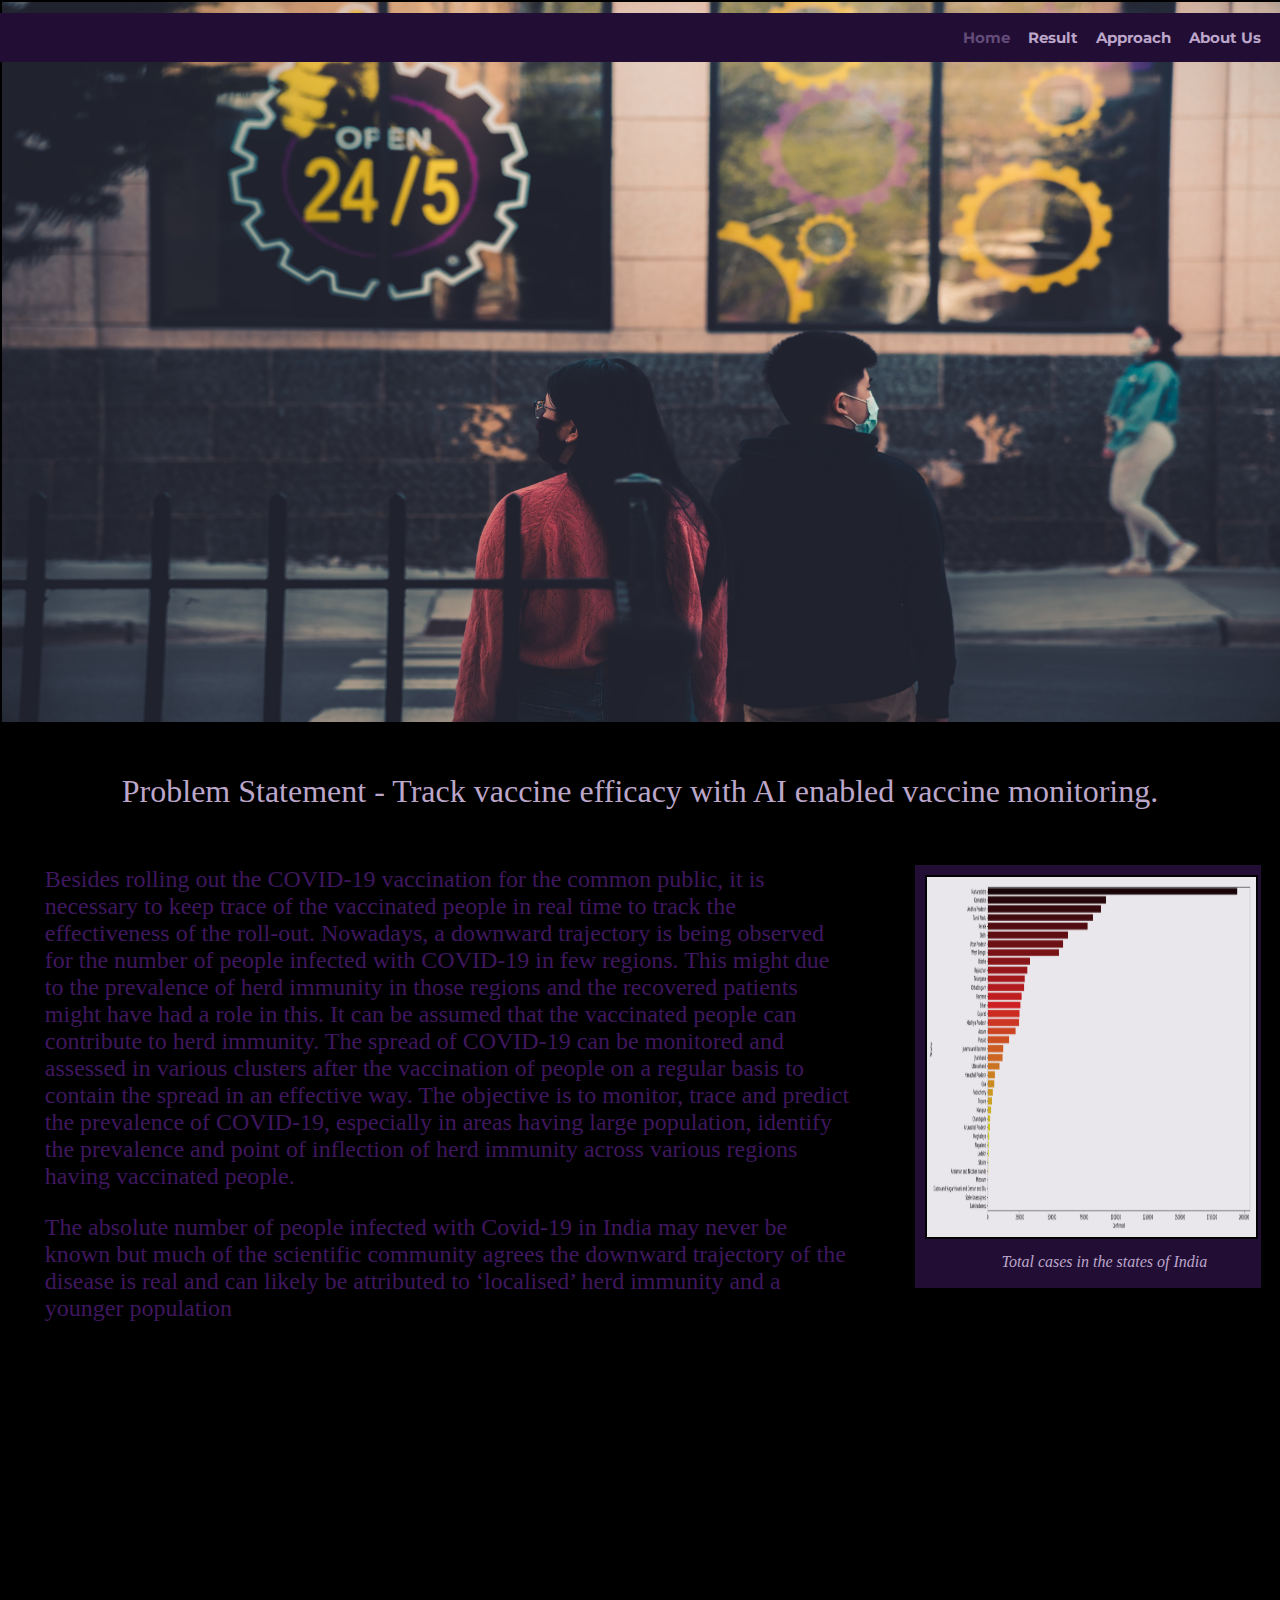
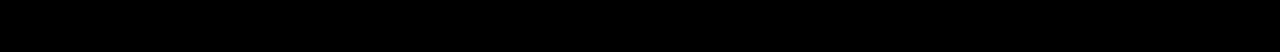
<file: index.html>
<!DOCTYPE html>
<html lang="en">
<head>
    <meta charset="UTF-8">
    <meta name="viewport" content="width=device-width, initial-scale=1.0">
    <title>Dashboard</title>
    <link rel="stylesheet" href="style.css">
    
</head>
<body>    
    <div>
        <div>
        <nav id="nav">
            <div class="container" >
            <div>
                <a class = "home" href="index.html">Home</a>
                    <a href="result.html">Result</a>
                    <a href="approach.html">Approach</a>
                    <a href="about.html">About Us</a>
            </div>
            </div>
        </nav>
        </div>
        <div>
            <div>
                <div>
                    <img src = "pics/unsplash.jpg" style="width: 100vw; height: 80vh; align-items: center; justify-content: center; margin: 0%; ">
                </div>
            <div>
                <p style = "color: rgb(188, 166, 202); text-align: center;font-size: 2rem; padding-top: 1%; align-items: center; font-family:Georgia, 'Times New Roman', Times, serif;">Problem Statement - Track vaccine efficacy with AI enabled vaccine monitoring.</p>
            </div>
            <div class = "col more">
                <div class = "r1">
                    <div style="margin-left: 5%; margin-top: 1%;">
                
                            <p style = "color:rgb(63, 23, 95); font-size: 1.5rem; text-align: left; margin-right: 5%;">Besides rolling out the COVID-19 vaccination for the common public, it is necessary to keep trace of the vaccinated people in real time to track the effectiveness of the roll-out. Nowadays, a downward trajectory is being observed for the number of people infected with COVID-19 in few regions. This might due to the prevalence of herd immunity in those regions and the recovered patients might have had a role in this. 
                                It can be assumed that the vaccinated people can contribute to herd immunity. The spread of COVID-19 can be monitored and assessed in various clusters after the vaccination of people on a regular basis to contain the spread in an effective way.
                                The objective is to monitor, trace and predict the prevalence of COVID-19, especially in areas having large population, identify the prevalence and point of inflection of herd immunity across various regions having vaccinated people.</p>
                                <p style = "color:rgb(63, 23, 95); font-size: 1.5rem; text-align: left; margin-right: 5%;">The absolute number of people infected with Covid-19 in India may never be known but much of the scientific community agrees the downward trajectory of the disease is real and can likely be attributed to ‘localised’ herd immunity and a younger population</p>
                                             
                
                    </div>
                </div>
            </div>
            <div class = "col less">
                <div class = "r" style="margin: 6% 5% 5% 5%; background-color:  rgb(34, 14, 53);"> 
                      <img src="pics/Overall_cases.png" style=" width: 95%; height: 40vh; opacity: 90%; ">
                      <par style="text-align: center; color: rgb(188, 166, 202); align-items: center; margin-left: 25%;"><i>Total cases in the states of India</i></par>
                </div>
            </div>
            </div>
        </div>
    </div>
</body>
</html>
</file>
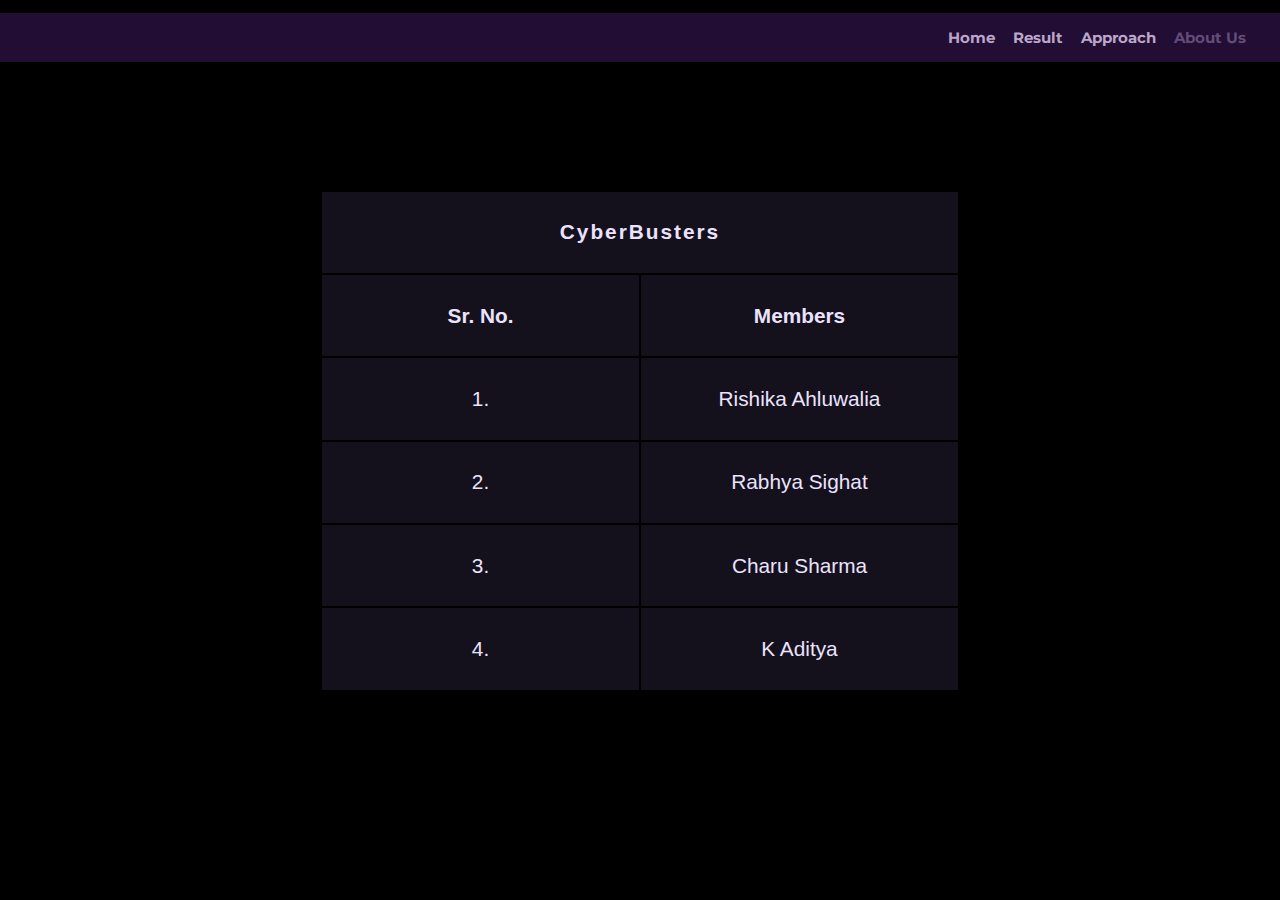
<file: about.html>
<!DOCTYPE html>
<html lang="en">
<head>
    <meta charset="UTF-8">
    <meta name="viewport" content="width=device-width, initial-scale=1.0">
    <title>Dashboard</title>
    <link rel="stylesheet" href="about.css">
</head>
<body>
    <div>
        <nav id="nav">
            <div class="container">
            <div>
                <a href="index.html">Home</a>
                <a href="result.html">Result</a>
                <a href="approach.html">Approach</a>
                <a class = "home" href="about.html">About Us</a>
            </div>
            </div>
        </nav>
    </div>
        <div>
        <!-- <p style="color: rgb(72, 30, 121); text-align: center; align-items:center; justify-content: center;font-size:  2rem; ">CyberBusters</p> -->
        </div>
    <table class="center">
        <tr>
            <th colspan="2" style="letter-spacing: 2px; font-family: 'Lucida Sans', sans-serif;">CyberBusters</th>
        </tr>
        <tr>
            <th> Sr. No.</th>
            <th>Members</th>

        </tr>
        <tr>
            <td>1.</td>
            <td>Rishika Ahluwalia</td>
        </tr>
        <tr>
            <td>2.</td>
            <td>Rabhya Sighat</td>
        </tr>
        <tr>
            <td>3.</td>
            <td>Charu Sharma</td>
        </tr>
        <tr>
            <td>4.</td>
            <td>K Aditya</td>
        </tr>
    </table>
    <!-- <p style="color: rgb(50, 20, 78); float: right; font-size: large;">-CyberBusters</p> -->
</body>
</html>
</file>
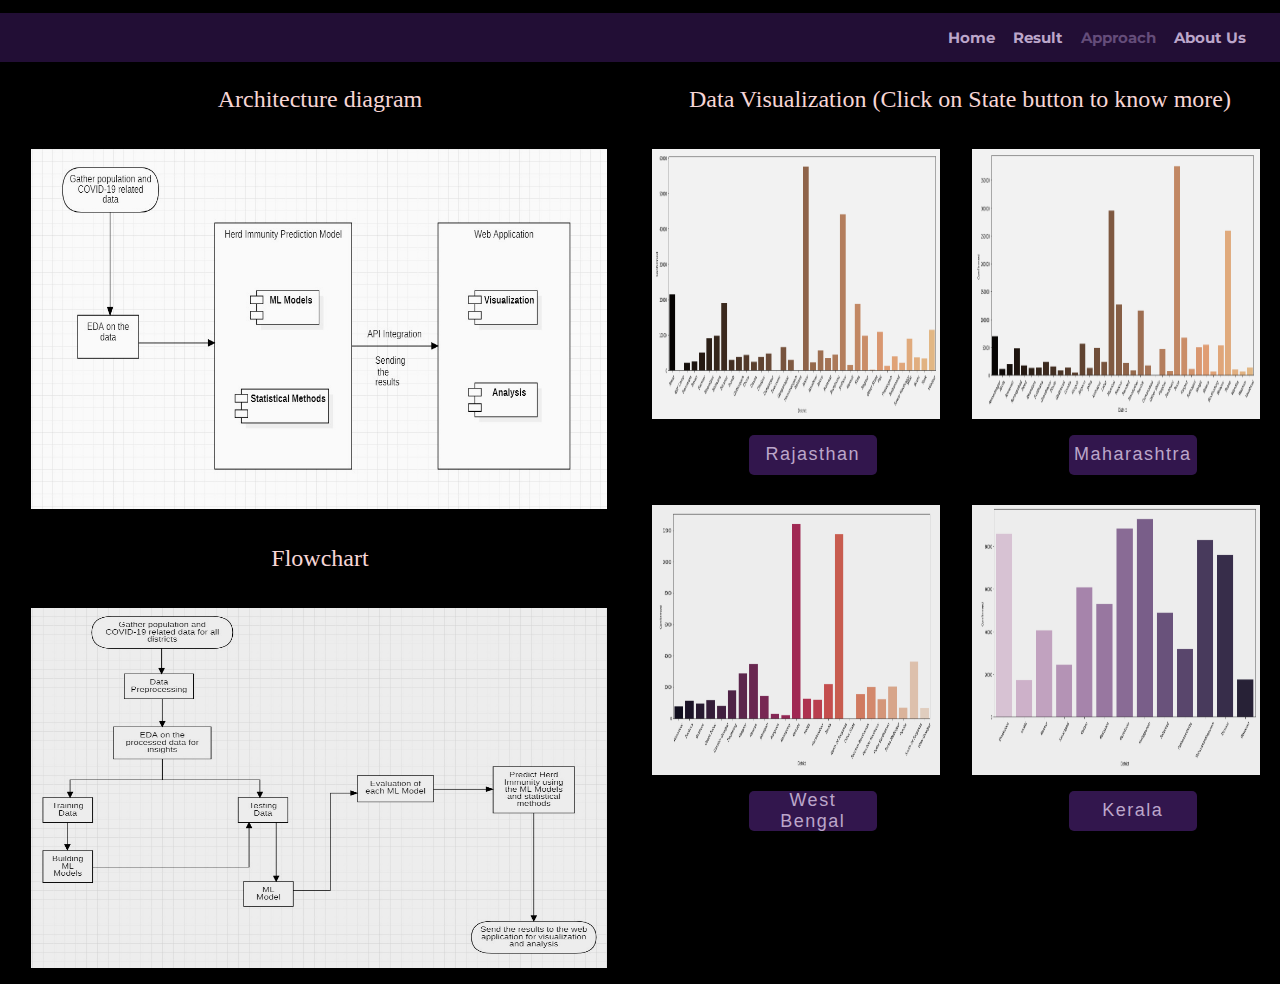
<file: approach.html>
<!DOCTYPE html>
<html lang="en">
<head>
    <meta charset="UTF-8">
    <meta name="viewport" content="width=device-width, initial-scale=1.0">
    <title>Dashboard</title>
    <link rel="stylesheet" href="approach.css">
</head>
<body>
    <div>
        <div>
        <nav id="nav">
            <div class="container">
            <div>
                <a href="index.html">Home</a>
                <a href="result.html">Result</a>
                <a class = "home"  href="approach.html">Approach</a>
                <a href="about.html">About Us</a>
            </div>
            </div>
        </nav>
        </div>
        <section>
        <div>
            <div class = "col">
                <div class = "r1">
                    <p style = "color:rgb(247, 214, 214); text-align: center;font-size: 1.5rem;">Architecture diagram</p>
                    <div class="flow"> <img src="pics/architectural.jpeg" style="height: 40vh; width: 45vw; opacity: 98%;"></div>
                </div>
                <!-- <hr style="width: 90%; outline-style: dotted;"> -->
                <div class = "r2"  >
                    <br>
                    <br>
                    <p style = "color:rgb(247, 214, 214); text-align: center;font-size: 1.5rem;">Flowchart
                   
                    </p>
                    <div class="flow"> <img src="pics/flowchart.jpeg" style="height: 40vh; width: 45vw;opacity: 93%;"></div>
                    
                </div>
            </div>
            <div class = "col">
                <div class = "r3"> 
                    <p style = "color:rgb(247, 214, 214); text-align: center; font-size: 1.5rem;">Data Visualization (Click on State button to know more)</p>
                    <!-- <p style = "color:rgb(121, 9, 9); text-align: center; font-size: 1rem;">Rajasthan - Jaipur</p> -->
                    <!-- <div class = "x1" >
                        <img src="pics/Rajasthan.png" style="height:40vh; width:95%; justify-content: center;margin-left: 20px;">
                    </div>
                    <div class = "x2" >
                        
                    </div>
                    <div class = "x3">
                        
                    </div> -->
                    <div class="outer">
                        <div class= "inner">
                            <div class = "card1">
                            <img src="pics/Rajasthan.png" style="height: 30vh; width: 90%;opacity: 95%">
                            <form class="form" method="get" action="jaipur.html">
                            <button class="buttons" onclick="get()">Rajasthan</button>
                            </form>
                            </div>
                            <div class = "card1">
                                <form class="form" method="get" action="maharashtra.html">
                            <img src="pics/Maharashtra.png" style="height: 30vh; width: 90%;opacity: 95%">
                            <button class="buttons">Maharashtra</button>
                            </form>
                            </div>
                        </div><br>
                        <div class= "inner1">
                            <div class = "card1">
                             <form class="form" method="get" action="westbengal.html">
                            <img src="pics/West Bengal.png" style="height: 30vh; width: 90%;opacity: 93%">
                            <button class="buttons"> West Bengal</button>
                            </form>
                            </div>
                            <div class = "card1">
                            <form class="form" method="get" action="kerala.html">
                            <img src="pics/Kerala.png" style="height: 30vh; width: 90%;opacity: 93%">
                            <button class="buttons">Kerala</button>
                            </form>
                            </div>
                        </div>
                    </div>
                        

                </div>
            </div>
        </div>
        </section>
    </div>
</body>
</html>
</file>
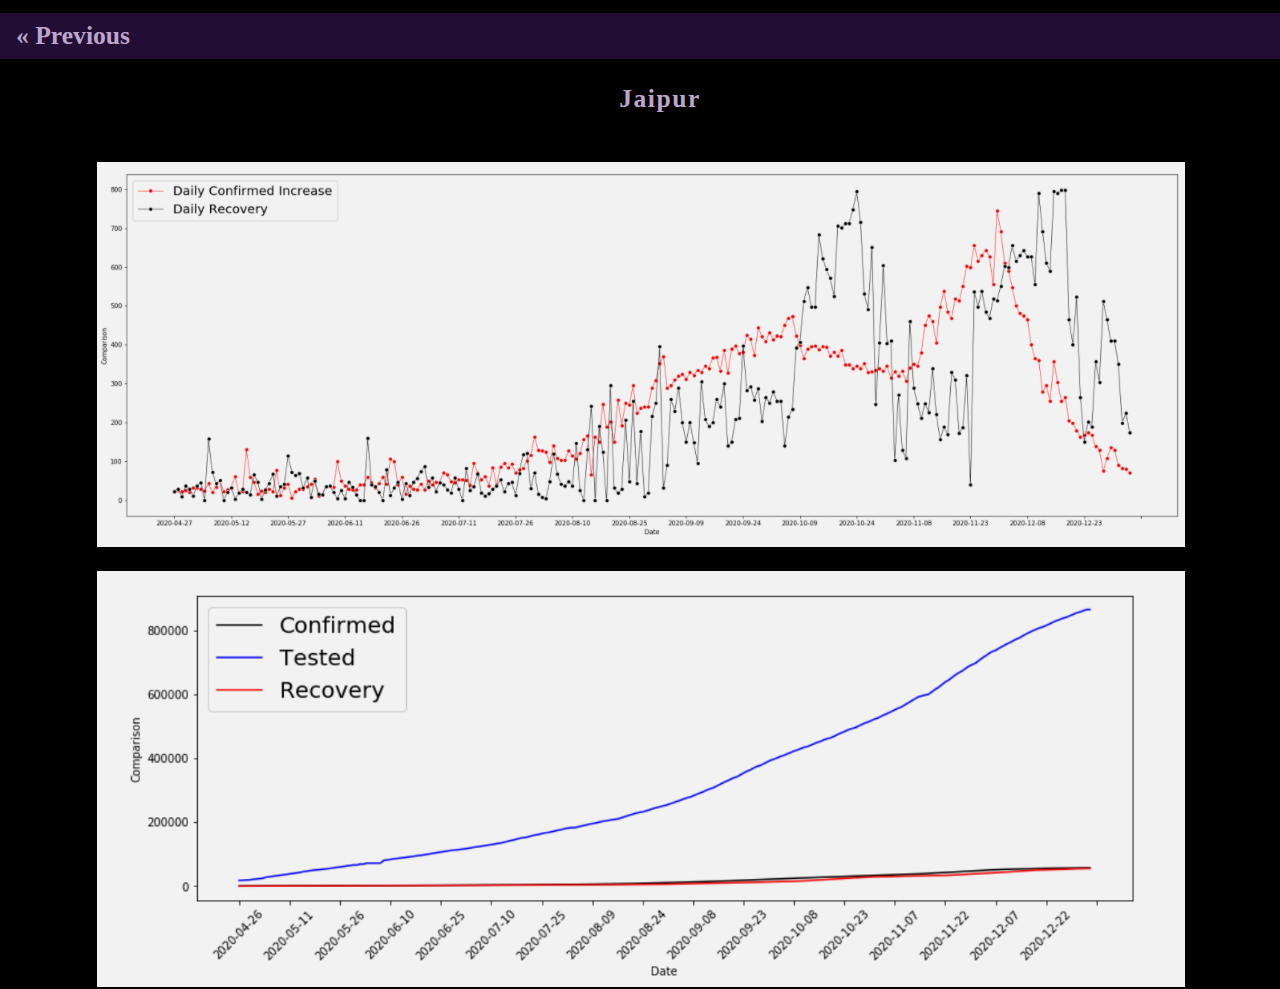
<file: jaipur.html>
<!DOCTYPE html>
<html lang="en">
<head>
    <meta charset="UTF-8">
    <meta name="viewport" content="width=device-width, initial-scale=1.0">
    <title>Jaipur stats</title>
    <link rel="stylesheet" href="jaipur.css">
    
</head>
<body>
    <nav style="background-color: rgb(34, 14, 53); margin-top: 1%;">
    <a href="approach.html" class="previous" style="font-size: 1.6rem; font-weight: bold;color: rgb(188, 166, 202);">&laquo; Previous</a>
    </nav>
    <div>
        <p style="font-size: 1.6rem; text-align: center; font-weight: bolder; letter-spacing: 1.5px;color: rgb(188, 166, 202);">Jaipur</p>
        <img src="pics/Jaipur_1.png " style="width: 85%; height: 40%;opacity: 95%">
    <img src="pics/jaipur.png" style="width: 85%; height: 40%;opacity: 95%">

        
    </div>

</body>
</html>
</file>
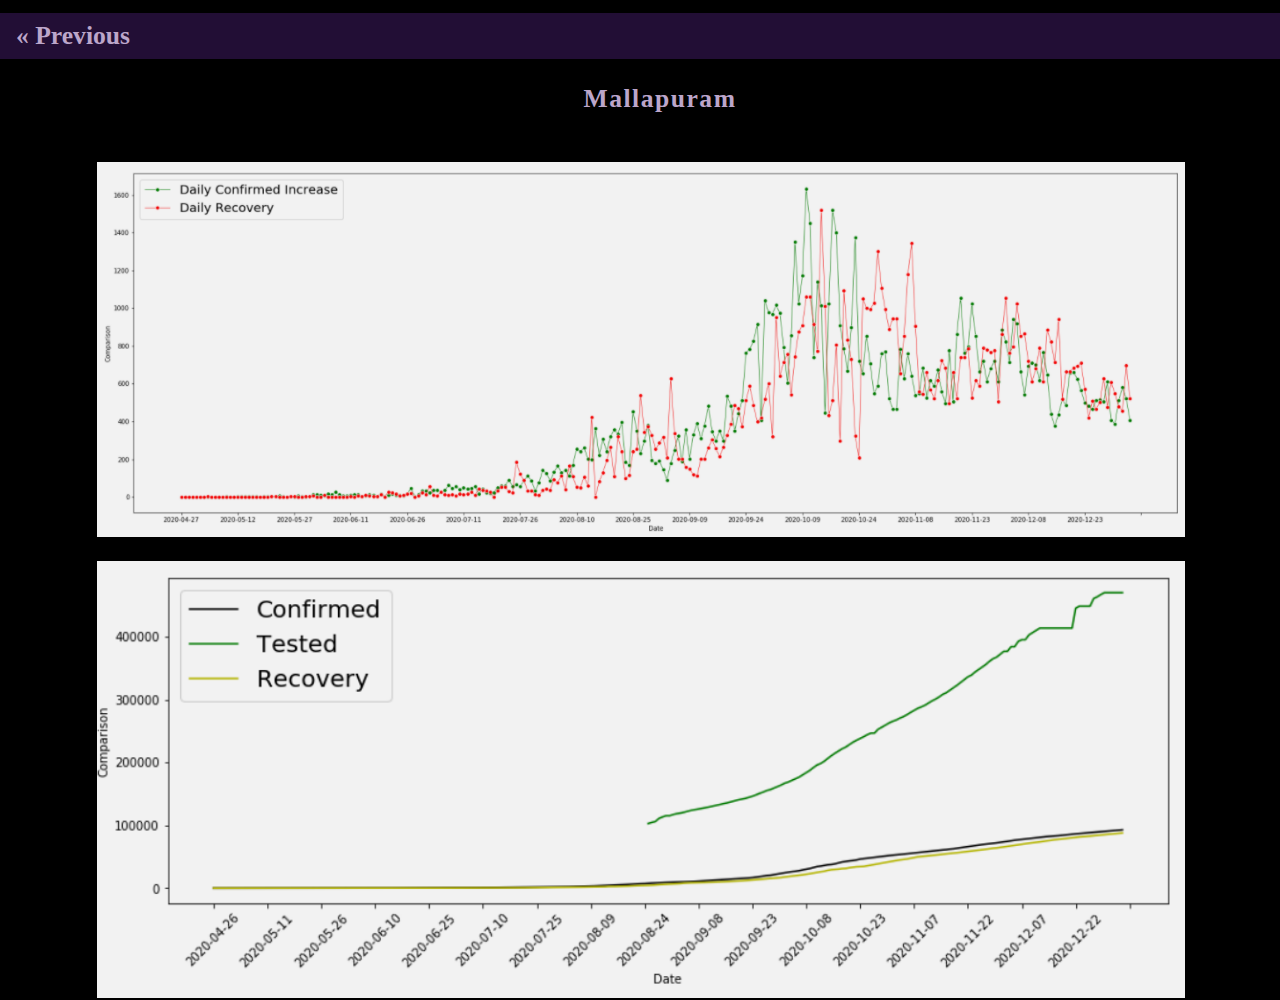
<file: kerala.html>
<!DOCTYPE html>
<html lang="en">
<head>
    <meta charset="UTF-8">
    <meta name="viewport" content="width=device-width, initial-scale=1.0">
    <title>Mallapuram stats</title>
    <link rel="stylesheet" href="kerala.css">
    
</head>
<body>
    <nav style="background-color: rgb(34, 14, 53); margin-top: 1%;">
    <a href="approach.html" class="previous" style="font-size: 1.6rem; font-weight: bold;color: rgb(188, 166, 202);">&laquo; Previous</a>
    </nav>
    <div>
        <p style="font-size: 1.6rem; text-align: center; font-weight: bolder; letter-spacing: 1.5px;color: rgb(188, 166, 202);">Mallapuram</p>
        <img src="pics/Mallapuram_kerala_1.png" style="width: 85%; height: 40%;opacity: 95%">
        <img src="pics/Mallapuram_kerala.png" style="width: 85%; height: 40%;opacity: 95%">
    

        
    </div>

</body>
</html>
</file>
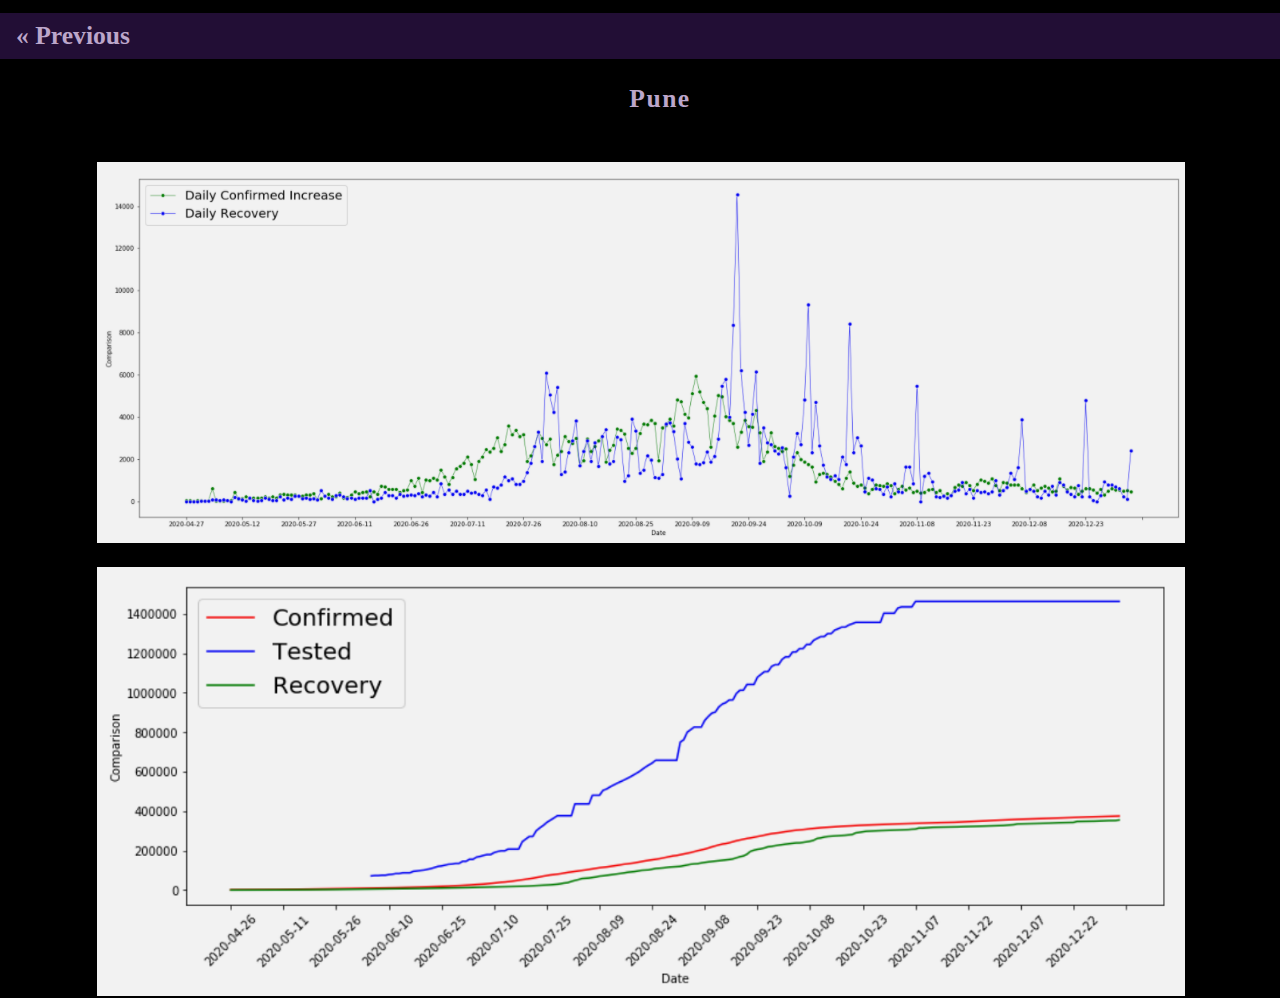
<file: maharashtra.html>
<!DOCTYPE html>
<html lang="en">
<head>
    <meta charset="UTF-8">
    <meta name="viewport" content="width=device-width, initial-scale=1.0">
    <title>Pune stats</title>
    <link rel="stylesheet" href="maharashtra.css">
    
</head>
<body>
    <nav style="background-color: rgb(34, 14, 53); margin-top: 1%;">
    <a href="approach.html" class="previous" style="font-size: 1.6rem; font-weight: bold;color: rgb(188, 166, 202);">&laquo; Previous</a>
    </nav>
    <div>
        <p style="font-size: 1.6rem; text-align: center; font-weight: bolder; letter-spacing: 1.5px;color: rgb(188, 166, 202);">Pune</p>
        <img src="pics/Pune_1.png" style="width: 85%; height: 40%;opacity: 95%">
        <img src="pics/Pune.png" style="width: 85%; height: 40%;opacity: 95%">
    

        
    </div>

</body>
</html>
</file>
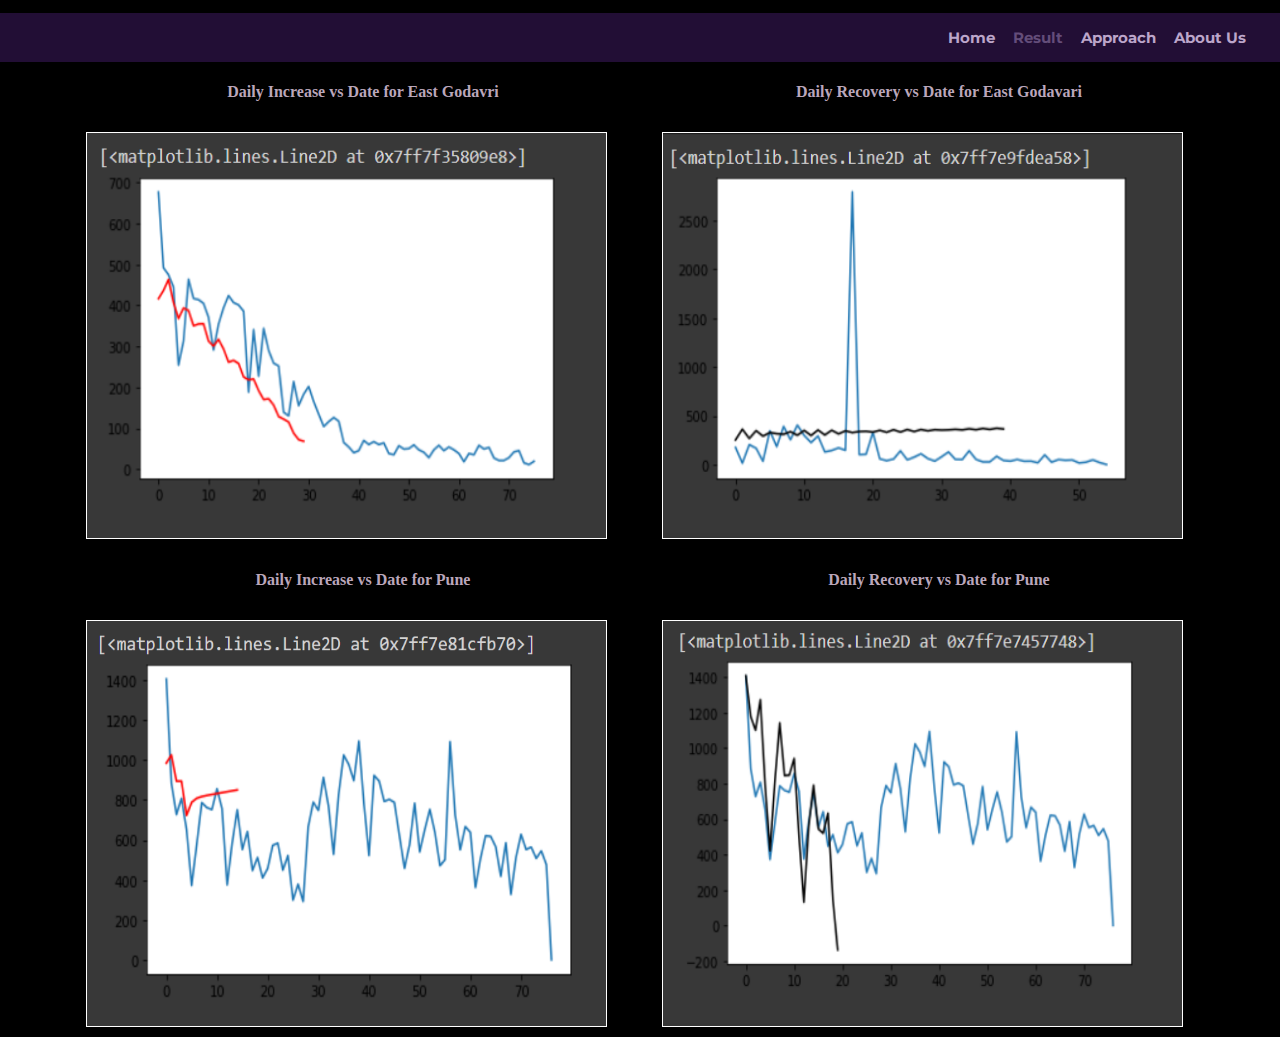
<file: result.html>
<!DOCTYPE html>
<html lang="en">
<head>
    <meta charset="UTF-8">
    <meta name="viewport" content="width=device-width, initial-scale=1.0">
    <title>Dashboard</title>
    <link rel="stylesheet" href="result.css">
</head>
<body>
    <div class="row1">
        <nav id="nav">
            <div class="container">
            <div>
                <a  href="index.html">Home</a>
                <a class = "home" href="result.html">Result</a>
                <a href="approach.html">Approach</a>
                <a href="about.html">About Us</a>
            </div>
            </div>
        </nav>
    </div>
    <div class="row2">
        <div class="outer">
            <div class= "inner">
                <div class = "card1">
                <h4>Daily Increase vs Date for East Godavri</h4>
                <img src="pics/output_east_godavari(daily-increase_vs_dates).png" style="height: 45vh; width: 90%;">
                
                </div>
                <div class = "card1">
                    <h4>Daily Recovery vs Date for East Godavari</h4>
                <img src="pics/output_east_godavari(daily-recovery_vs_date).png" style="height: 45vh; width: 90%;">
               
                </div>
            </div><br>
            <div class= "inner1">
                <div class = "card1">
                    <h4>Daily Increase vs Date for Pune</h4>
                    <img src="pics/output_pune(daily_increase_vs_date).png" style="height: 45vh; width: 90%;">
                    
                </div>
                <div class = "card1">
                    <h4>Daily Recovery vs Date for Pune</h4>
                <img src="pics/output_pune(daily-recovery_vs_date).png" style="height: 45vh; width: 90%;">
               
                   
                
                </div>
            </div>
        </div>
            

    </div>
</body>
</html>
</file>
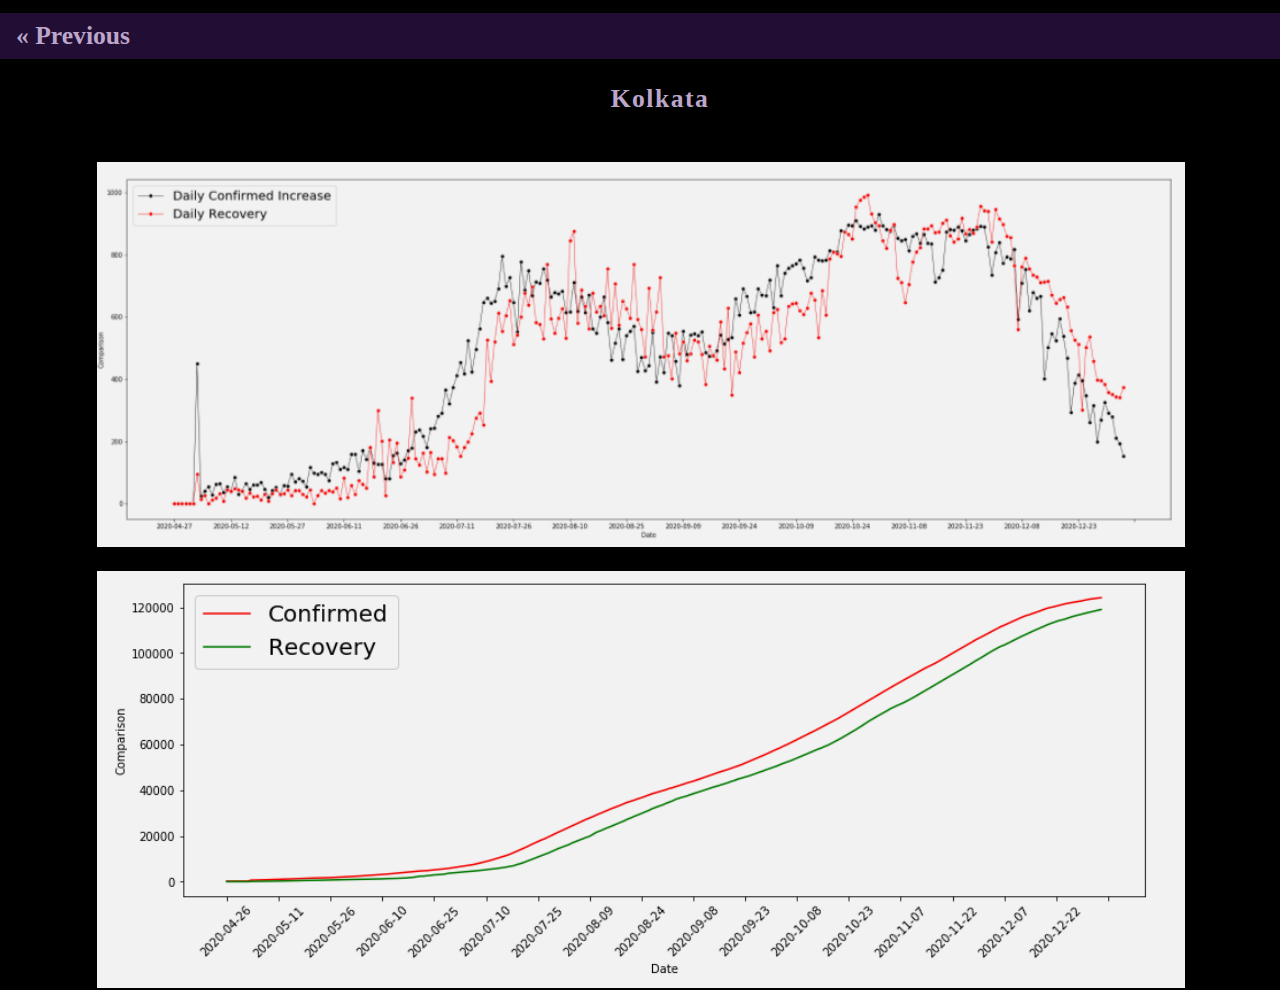
<file: westbengal.html>
<!DOCTYPE html>
<html lang="en">
<head>
    <meta charset="UTF-8">
    <meta name="viewport" content="width=device-width, initial-scale=1.0">
    <title>Kolkata stats</title>
    <link rel="stylesheet" href="jaipur.css">
    
</head>
<body>
    <nav style="background-color: rgb(34, 14, 53); margin-top: 1%;">
    <a href="approach.html" class="previous" style="font-size: 1.6rem; font-weight: bold;color: rgb(188, 166, 202);">&laquo; Previous</a>
    </nav>
    <div>
        <p style="font-size: 1.6rem; text-align: center; font-weight: bolder; letter-spacing: 1.5px;color: rgb(188, 166, 202);">Kolkata</p>
        <img src="pics/Kolkata_1.png" style="width: 85%; height: 40%;opacity: 95%">
        <img src="pics/Kolkata.png" style="width: 85%; height: 40%;opacity: 95%">
    

        
    </div>

</body>
</html>
</file>
<file: style.css>
@import url('https://fonts.googleapis.com/css2?family=Montserrat:wght@300&display=swap');


html{
    box-sizing: border-box;
}
body{
    background-color: black;
    margin: 0;
    overflow: scroll;
    overflow-x: hidden ;
}
/* .row1{
    height: 10%;
    width: 100%;
}
.row2{
    height: 90%;
    width: 100%;
    flex-direction: row;
} */
nav {
    font-family: 'Montserrat', sans-serif;
    /* text-align: center; */
    /* float: right; */
    background-color: rgb(34, 14, 53);

    margin-top: 1%;
    color: bisque;
    width: 100%;
    padding: 15px 10px 15px 5px;
    text-align: right;
    align-items: center;
    position: fixed;

  }
  a {
    font-weight: bold;
    font-size: 1.2rem;
    
    margin-right: 14px;
      font-size: 15px;
      text-align: right;
      border-bottom: 0px solid transparent;
      color: rgb(188, 166, 202);
      
      text-decoration: none;
      margin-right: 14px;
  }
  .container{
    margin-right: 10px;
  }
  a:hover,
  a:focus {
    color: rgb(91, 156, 22);
  }

  .home{
    color: rgba(226, 200, 255, 0.342);
  }
  .home:hover{
    color: rgba(226, 200, 255, 0.342);
  }
  .headings{
    text-align: center;
  }
  .col{
    /* width:50%; */
    flex-flow: column;
    display: flex;
    float: left;
  }
  .col.more{
    width: 70%;
    height: 90vh;
  }
  .col.less{
    width: 30%;
    height: 90vh;
  }
  .row{
  content: "";
  display: table;
  clear: both;
  }
  .r1{
    height:100%;
  }
  .r{
    height:47vh;
  }

  .outer{
    /* display: block; */
    /* text-align: center; */
    margin-right: 20px;
    /* background-color: darkgoldenrod; */
    width: 50vw;
    /* float: right; */
  }
  img{
    margin: 10px 10px 10px 10px ;
    border: solid black 2px;
    /* display: flex; */
    /* float: left; */
  }
  .inner{
    display: flex;
  }
</file>
<file: about.css>
@import url('https://fonts.googleapis.com/css2?family=Montserrat:wght@300&display=swap');


html{
    box-sizing: border-box;
}
body{
    background-color: black;
    margin: 0;
    overflow: hidden;
}
.row1{
    /* height: 10%; */
    width: 100%;
}
.row2{
    height: 90%;
    width: 100%;
}
nav {
  /* margin-top: 3%; */
    /* margin-top: 10px; */
    font-family: 'Montserrat', sans-serif;
    /* text-align: center; */
    float: right;
    background-color: rgb(34, 14, 53);
    margin-top: 1%;
    width: 100%;
    padding: 15px 10px 15px 5px;
    text-align: right;
    align-items: center;

  }
  a {
    font-weight: bold;
    font-size: 1.2rem;
      text-align: right;
      border-bottom: 0px solid transparent;
      color: rgb(188, 166, 202);
      margin-right: 14px;
      font-size: 15px;
      text-decoration: none;
  }
  a:hover,
  a:focus {
    color: rgb(91, 156, 22);
  }

  .home{
    color: rgba(226, 200, 255, 0.342);
  }
  .home:hover{
    color: rgba(226, 200, 255, 0.342);
  }
  .container{
    margin-right: 10px;
  }


table,
th,
td {
    font-family: 'Arial', cursive;
    align-items: center;
    text-align: center;
    /* flex-flow: column; */
    /* justify-content: center; */
    font-size: 1.3rem;
    border-radius: 1px;
    width: 50%;
    background-color: rgba(47, 40, 70, 0.418);
}

th,
td {
    padding: 15px;
    width: 30%;
    color: rgb(235, 227, 253);
}
table{
  /* padding: 10%; */
  /* margin-top: 20%; */
  height: 70vh;
}
table.center {
    margin-left: auto;
    margin-right: auto;
    padding-top: 10%;
    background-color: black;
    
}
</file>
<file: approach.css>
@import url('https://fonts.googleapis.com/css2?family=Montserrat:wght@300&display=swap');


html{
    box-sizing: border-box;
}
body{
    background-color: black;
    margin: 0;
    overflow: scroll;
    overflow-x: hidden ;
}
/* .row1{
    height: 10%;
    width: 100%;
}
.row2{
    height: 90%;
    width: 100%;
    flex-direction: row;
} */
nav {
    font-family: 'Montserrat', sans-serif;
    /* text-align: center; */
    float: right;
    background-color: rgb(34, 14, 53);
    margin-top: 1%;
    color: bisque;
    width: 100%;
    padding: 15px 10px 15px 5px;
    text-align: right;
    align-items: center;

  }
  a {
    font-weight: bold;
    font-size: 1.2rem;
    
    margin-right: 14px;
      font-size: 15px;
      text-align: right;
      border-bottom: 0px solid transparent;
      color: rgb(188, 166, 202);
      
      text-decoration: none;
      margin-right: 14px;
  }
  .container{
    margin-right: 10px;
  }
  a:hover,
  a:focus {
    color: rgb(91, 156, 22);
  }

  .home{
    color: rgba(226, 200, 255, 0.342);
  }
  .home:hover{
    color: rgba(226, 200, 255, 0.342);
  }
  .headings{
    text-align: center;
  }
  .col{
    width:50%;
    flex-flow: column;
    display: flex;
    float: left;
  }
  .row{
  content: "";
  display: table;
  clear: both;
  }
  .r1{
    height:47vh;
  }
  .r2{
    height:47vh;
    
  }
  .r3{
    height:90vh;
  }
  .x1{
    height: 40vh;
    margin:2% 2% 2% 2%;

  }
  .outer{
    /* display: block; */
    /* text-align: center; */
    margin-right: 20px;
    /* background-color: darkgoldenrod; */
    width: 50vw;
    /* float: right; */
  }
  img{
    margin: 10px 10px 10px 10px ;
    border: solid black 2px;
    /* display: flex; */
    /* float: left; */
  }
  .inner{
    display: flex;
  }
  .inner1{
    display: flex;
  }
  .card1{
    /* display: flex; */
    float: left;
    /* width: 90%; */
    flex: 50%;
    /* flex-flow: column; */
    /* justify-content: center; */
    /* flex-f; */
  }
  .buttons{
    height:2.5rem;
    width:8rem;
    align-items: center;
    justify-content: center;
    display: flex;
    margin-left: 34%;
    letter-spacing: 1.5px;
    font-size: large;
    font-style: normal;
    border-radius: 5px;
    outline: none;
    border: 1px solid transparent;
    background-color: rgba(53, 23, 82, 0.938);
    color: rgb(188, 166, 202);
  }
  .buttons:hover{
    background-color: rgba(82, 38, 122, 0.938);
    color:rgb(255, 255, 255);
  }
  .buttons:active{
    transform: translate(0, 0.3rem);
    
  }
.flow{
  
  width: ;
  display: block;
  margin-left: 3%;
  margin-right: 3%;
  margin-bottom: 8%;
  margin-top: 0;
  
 
}
</file>
<file: jaipur.css>
a {

    text-decoration: none;
    display: inline-block;
    padding: 8px 16px;
    color:  rgb(43, 6, 46);
  }
  
 a:hover{
    /* background-color: #ddd; */
    color:black;
  }

div{
    /* display: block; */
    margin: 20px 20px 20px 20px;
    width: 100vw;
    height: 80%;
    align-items: center;
    
}
img{ float: inline-start;
    align-items: center;
    margin-left: 75px;
    margin-top: 20px;
    border: 2px solid black;
}

h1{
    text-align: center;
    color: rgb(32, 8, 51);
}
body{
    background-color: rgb(0, 0, 0);
    overflow-x: hidden;
    margin: 0;
}
</file>
<file: kerala.css>
a {

    text-decoration: none;
    display: inline-block;
    padding: 8px 16px;
    color:  rgb(43, 6, 46);
  }
  
 a:hover{
    /* background-color: #ddd; */
    color:black;
  }

div{
    /* display: block; */
    margin: 20px 20px 20px 20px;
    width: 100vw;
    height: 80%;
    align-items: center;
    
}
img{ float: inline-start;
    align-items: center;
    margin-left: 75px;
    margin-top: 20px;
    border: 2px solid black;
}

h1{
    text-align: center;
    color: rgb(32, 8, 51);
}
body{
    background-color: rgb(0, 0, 0);
    overflow-x: hidden;
    margin: 0;
}
</file>
<file: maharashtra.css>
a {

    text-decoration: none;
    display: inline-block;
    padding: 8px 16px;
    color:  rgb(43, 6, 46);
  }
  
 a:hover{
    /* background-color: #ddd; */
    color:black;
  }

div{
    /* display: block; */
    margin: 20px 20px 20px 20px;
    width: 100vw;
    height: 80%;
    align-items: center;
    
}
img{ float: inline-start;
    align-items: center;
    margin-left: 75px;
    margin-top: 20px;
    border: 2px solid black;
}

h1{
    text-align: center;
    color: rgb(32, 8, 51);
}
body{
    background-color: rgb(0, 0, 0);
    overflow-x: hidden;
    margin: 0;
}
</file>
<file: result.css>
@import url('https://fonts.googleapis.com/css2?family=Montserrat:wght@300&display=swap');


html{
    box-sizing: border-box;
}
body{
    background-color: black;
    margin: 0;
    /* overflow: hidden; */
    overflow-x: hidden;
    overflow-y: scroll;
}
.row1{
    /* height: 10%; */
    width: 100%;
}
.row2{
    height: 90%;
    width: 100%;
}
nav {
    font-family: 'Montserrat', sans-serif;
    /* text-align: center; */
    float: right;
    background-color: rgb(34, 14, 53);
    margin-top: 1%;
    color: bisque;
    width: 100%;
    padding: 15px 10px 15px 5px;
    text-align: right;
    align-items: center;

  }
  a {
    font-weight: bold;
    font-size: 1.2rem;
      text-align: right;
      border-bottom: 0px solid transparent;
      color: rgb(188, 166, 202);
      
      text-decoration: none;
      margin-right: 14px;

      font-size: 15px;
  }
  a:hover,
  a:focus {
    color: rgb(91, 156, 22);
  }
  .container{
    margin-right: 10px;
  }

  .home{
    color: rgba(226, 200, 255, 0.342);
  }
  .home:hover{
    color: rgba(226, 200, 255, 0.342);
  }
  .outer{
    display:block; 
    text-align: center; 
    margin-right: 20px;
    
     width: 100vw;
     
   }
  img{
    align-items: center;
    margin: 10px 10px 10px 10px ;
    /* border: solid white 2px;  */
    display: flex;
    width: 45vw;
    margin-left:15%;
    border: solid white 1px;
    
     
     
    }  
    h4{
      color: rgba(206, 185, 206, 0.918);
      text-align: center;
      margin-left:150px;
      
    }
  
    /* .inner{
      margin-left: 25% ;
      margin-top: 10%;
  } */
  /* .inner1{
    display: flex;
  } */ 
   .card1{
    display: flex;
    float: left;
    width: 45%; 
    flex: 100%;
    flex-flow: column; 
    justify-content: center; 
    
    
  }
</file>
